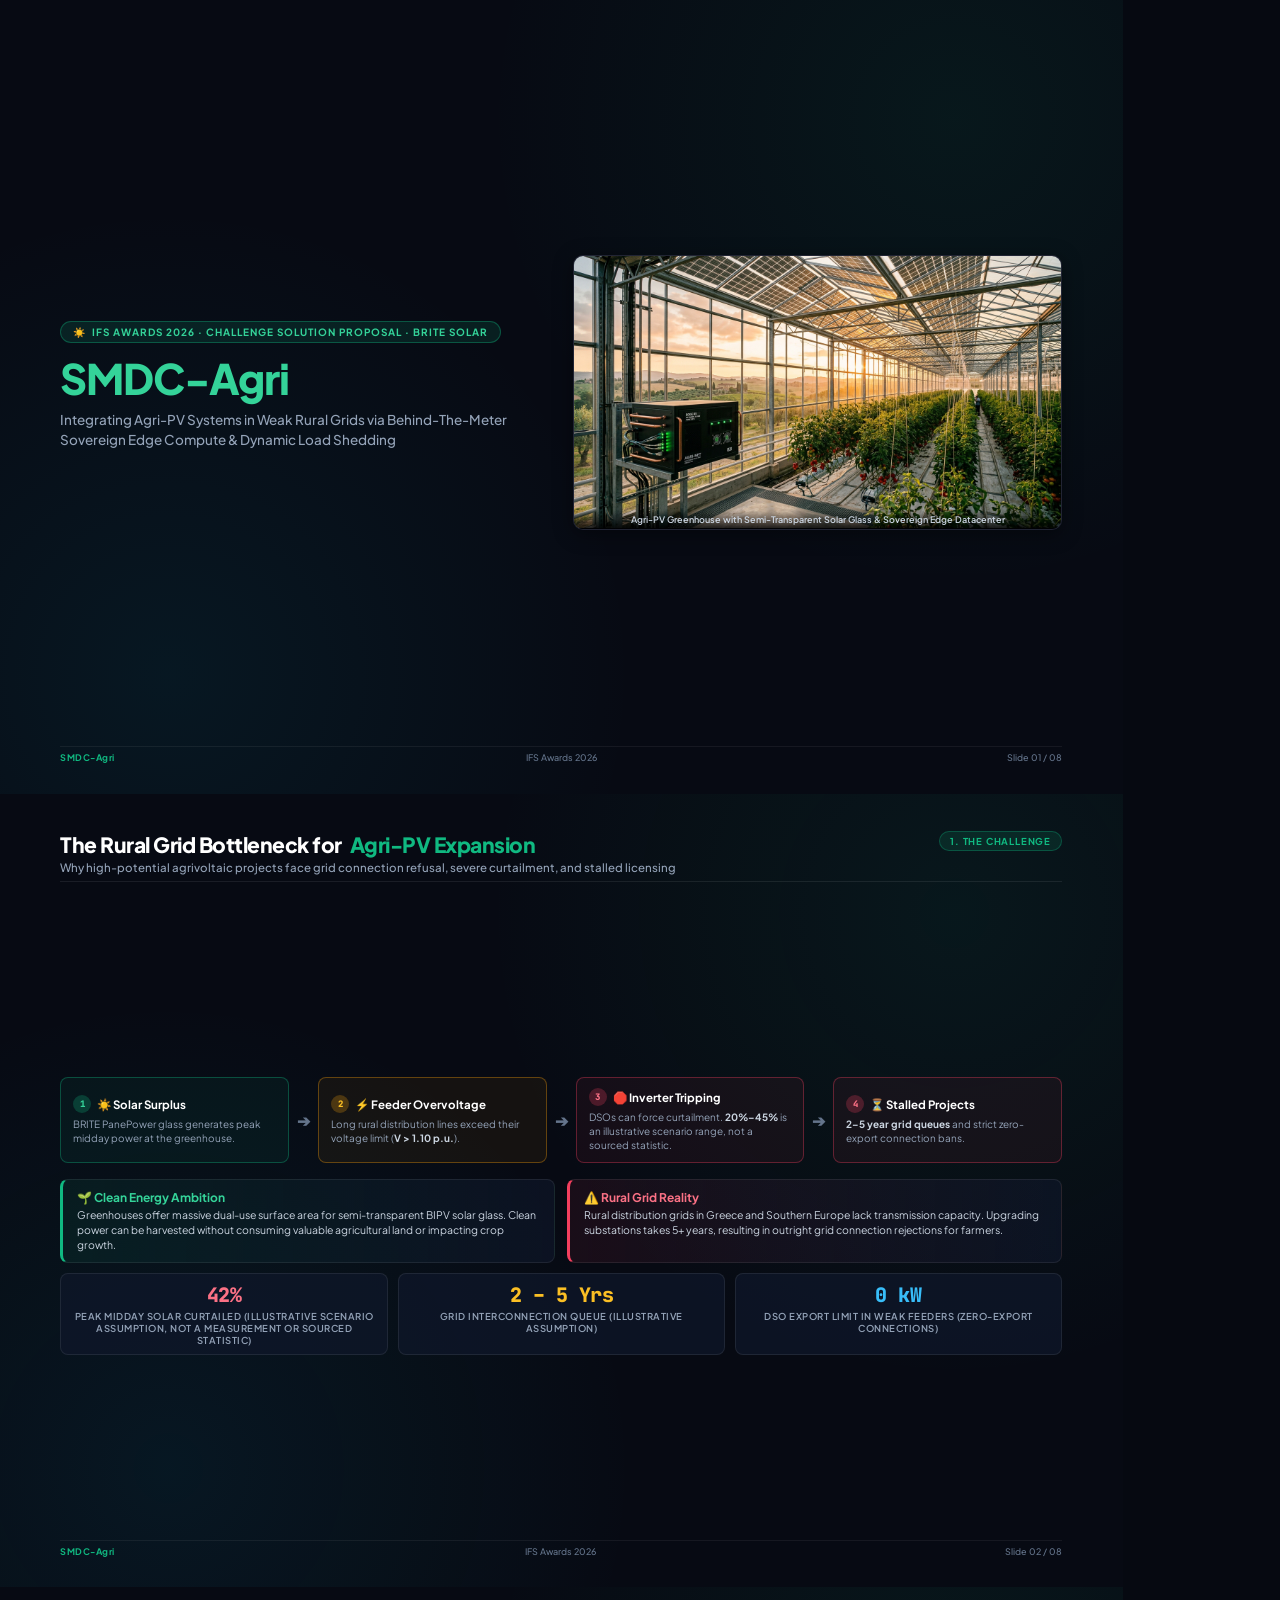
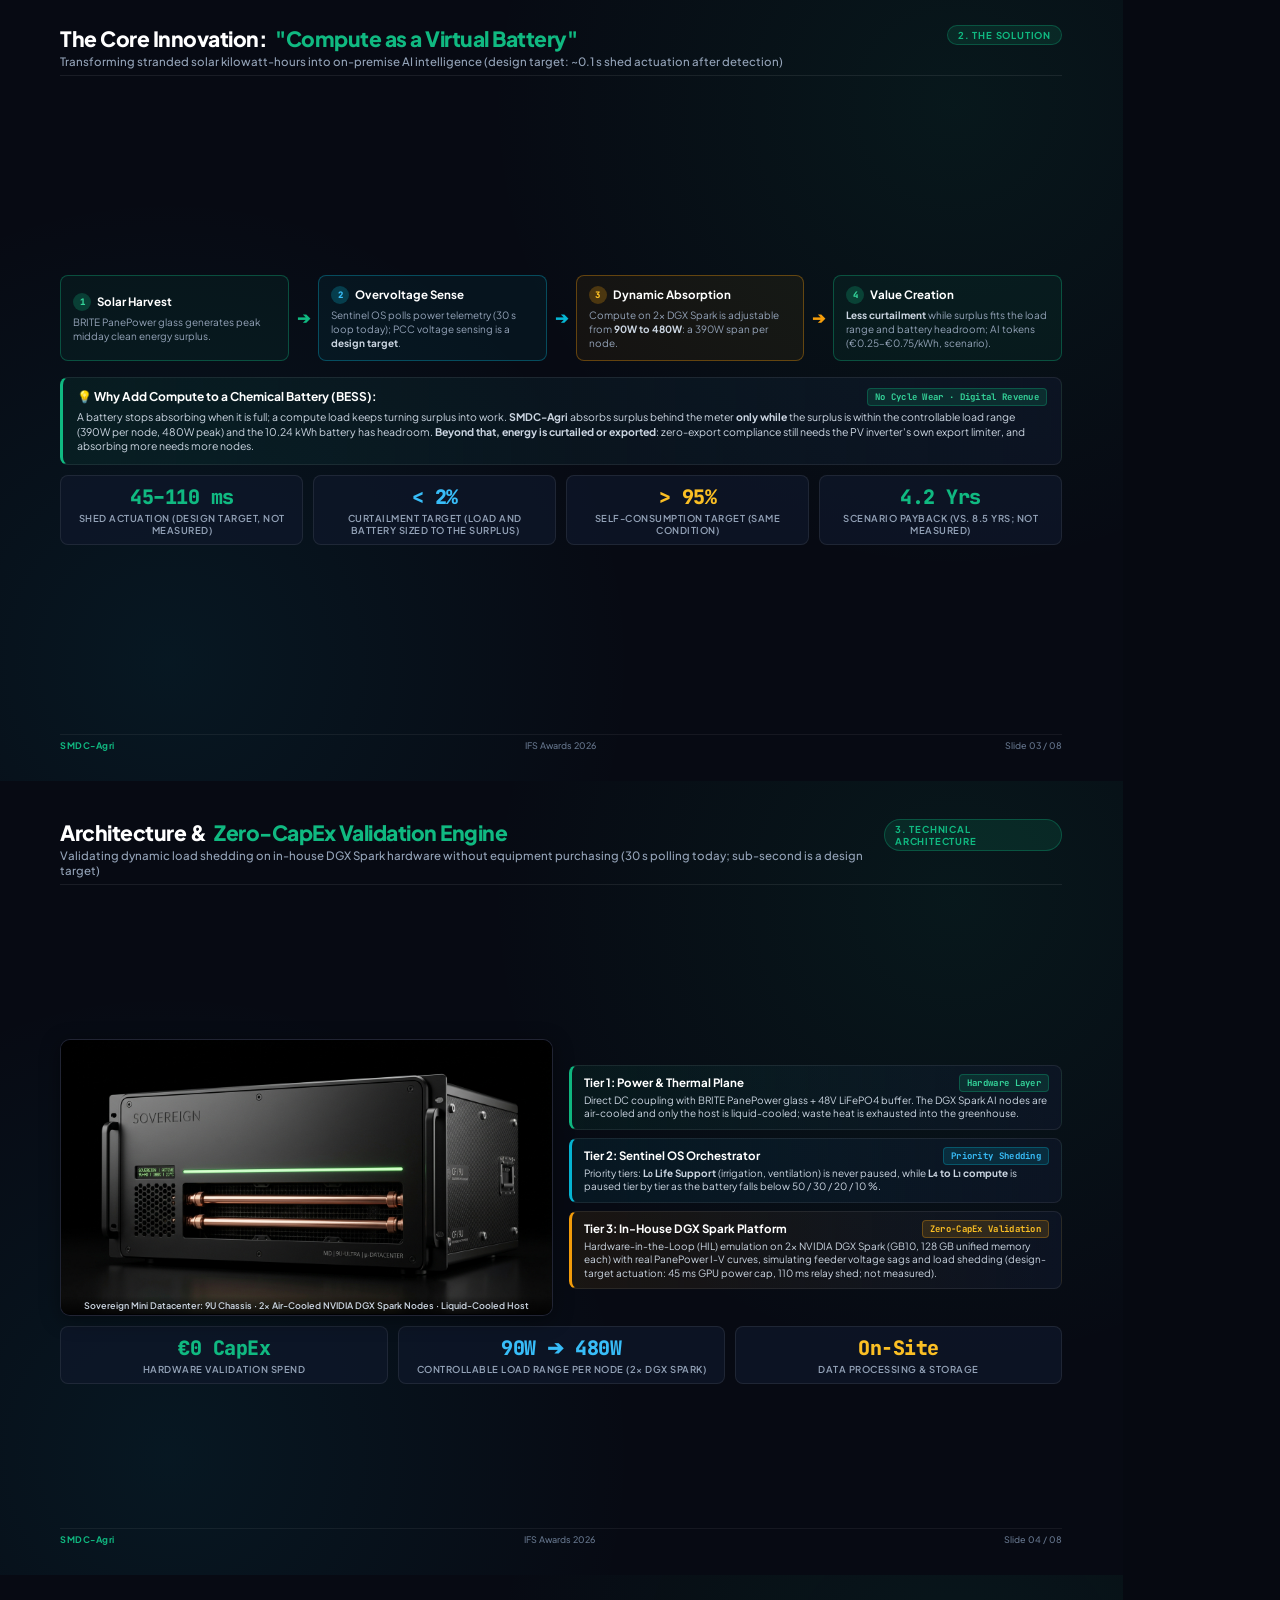
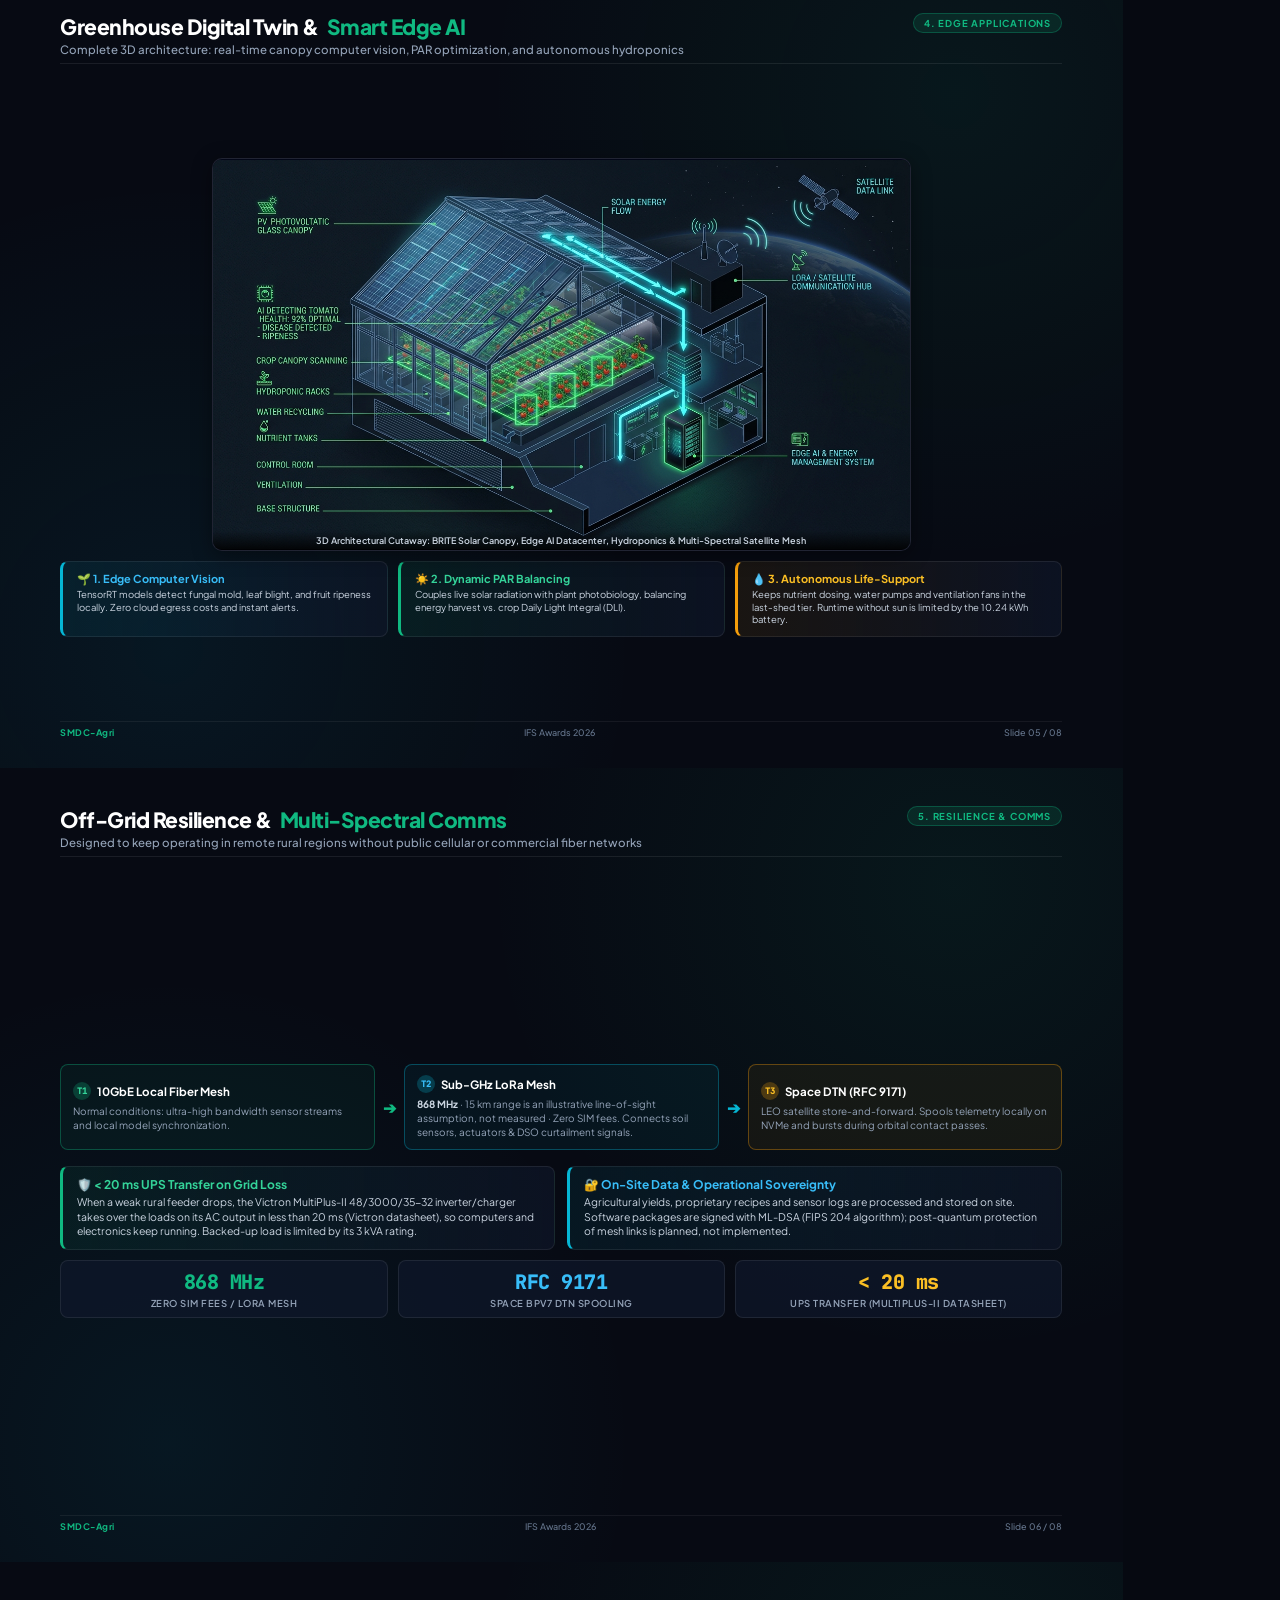
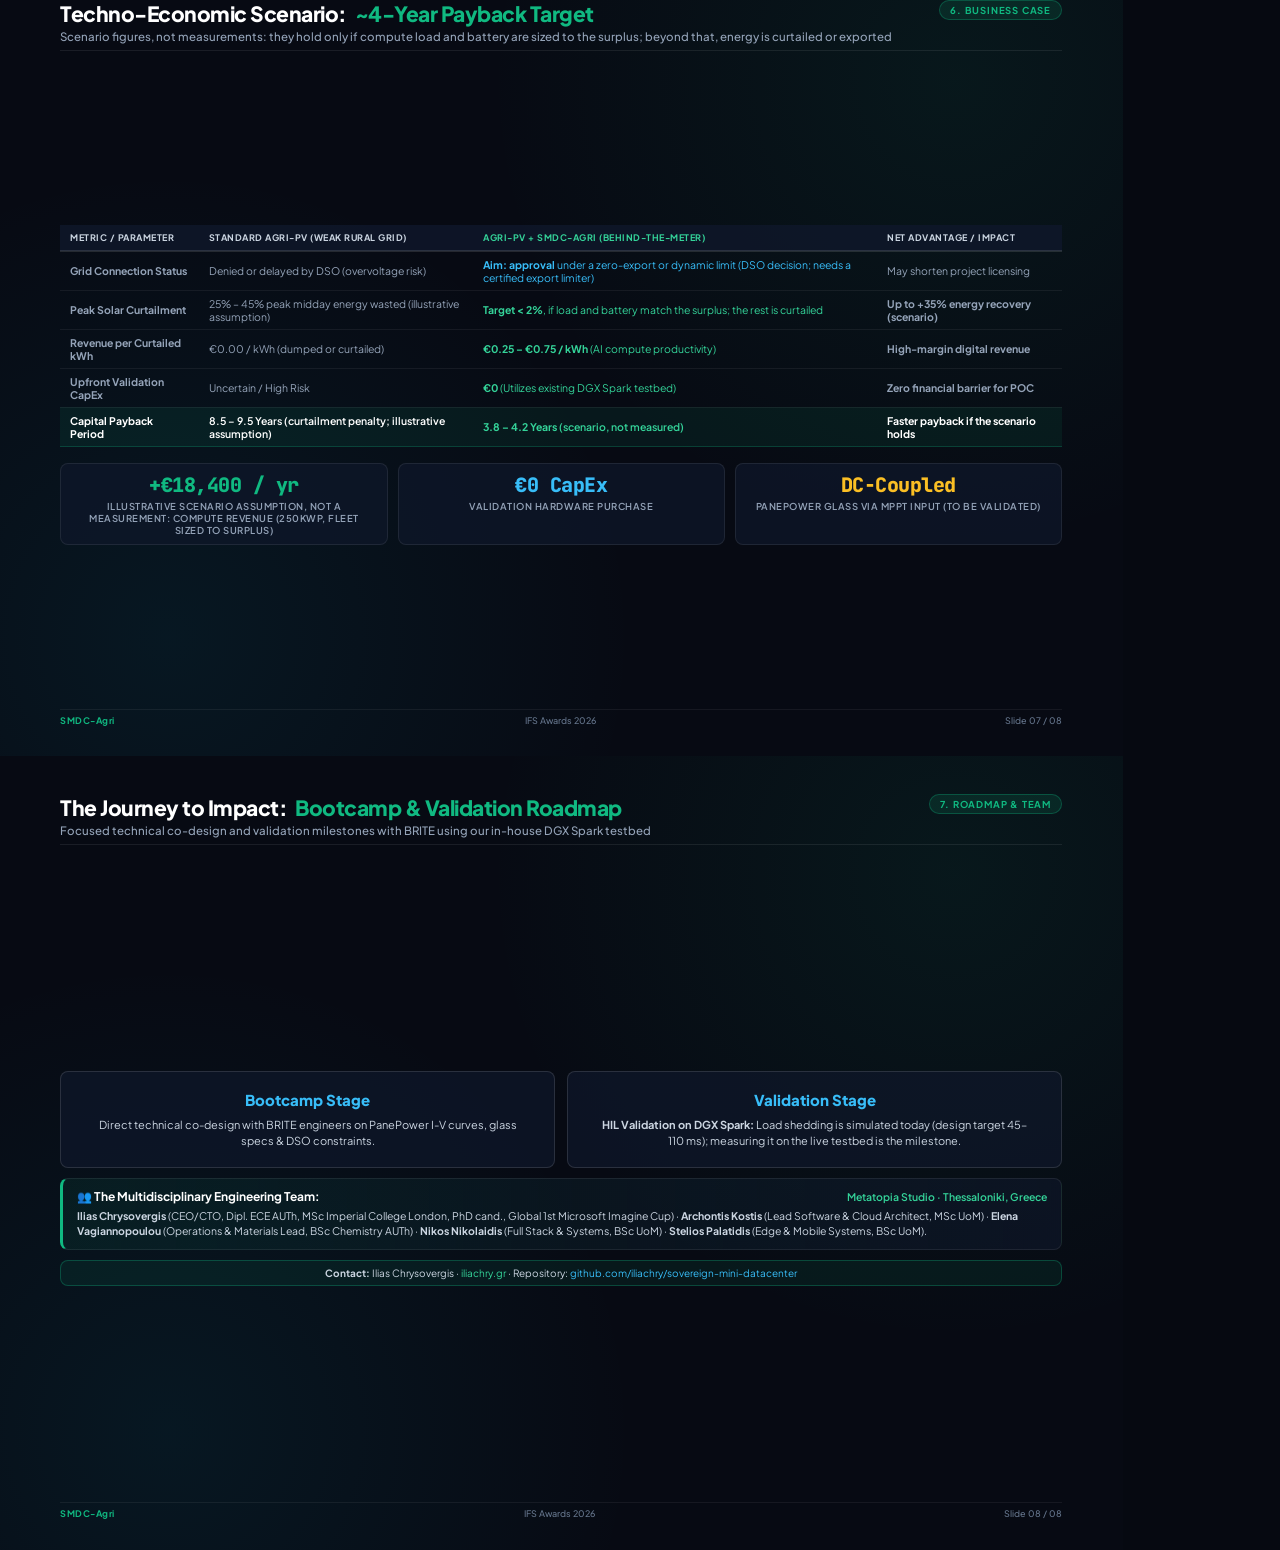
<file: case-studies/agri-pv/SMDC_Agri_Pitch_Deck.html>
<!DOCTYPE html>
<html lang="en">
<head>
<meta charset="UTF-8">
<title>SMDC-Agri - Pitch Deck (BRITE / IFS Awards 2026)</title>
<style>
  @import url('https://fonts.googleapis.com/css2?family=Plus+Jakarta+Sans:wght@400;500;600;700;800&family=JetBrains+Mono:wght@400;500;700&display=swap');

  * {
    box-sizing: border-box;
    margin: 0;
    padding: 0;
  }

  @page {
    size: 297mm 210mm; /* A4 Landscape */
    margin: 0;
  }

  html, body {
    width: 297mm;
    margin: 0;
    padding: 0;
    background-color: #060911;
    color: #e2e8f0;
    font-family: 'Plus Jakarta Sans', -apple-system, BlinkMacSystemFont, 'Segoe UI', Roboto, sans-serif;
    -webkit-print-color-adjust: exact;
    print-color-adjust: exact;
  }

  .slide {
    width: 297mm;
    height: 210mm;
    max-height: 210mm;
    position: relative;
    page-break-after: always;
    page-break-inside: avoid;
    padding: 10mm 16mm 8mm 16mm;
    overflow: hidden;
    background: radial-gradient(circle at 85% 15%, rgba(16, 185, 129, 0.08) 0%, transparent 40%),
                radial-gradient(circle at 15% 85%, rgba(6, 182, 212, 0.08) 0%, transparent 40%),
                #070a13;
    display: flex;
    flex-direction: column;
    justify-content: space-between;
  }

  .slide:last-child {
    page-break-after: avoid;
  }

  /* Slide Header */
  .slide-header {
    display: flex;
    justify-content: space-between;
    align-items: flex-start;
    border-bottom: 1px solid rgba(255, 255, 255, 0.08);
    padding-bottom: 6px;
    margin-bottom: 10px;
  }

  .slide-title-group h2 {
    font-size: 21px;
    font-weight: 800;
    letter-spacing: -0.5px;
    color: #ffffff;
    display: flex;
    align-items: center;
    gap: 8px;
  }

  .slide-title-group h2 span.accent {
    color: #10b981;
  }

  .slide-title-group p.subtitle {
    font-size: 11.5px;
    color: #94a3b8;
    margin-top: 2px;
    font-weight: 500;
  }

  .slide-badge {
    background: rgba(16, 185, 129, 0.12);
    border: 1px solid rgba(16, 185, 129, 0.3);
    color: #10b981;
    font-size: 9.5px;
    font-weight: 700;
    text-transform: uppercase;
    letter-spacing: 0.8px;
    padding: 3px 10px;
    border-radius: 9999px;
  }

  /* Slide Footer */
  .slide-footer {
    display: flex;
    justify-content: space-between;
    align-items: center;
    border-top: 1px solid rgba(255, 255, 255, 0.06);
    padding-top: 5px;
    font-size: 9px;
    color: #64748b;
    font-weight: 500;
  }

  .slide-footer span.logo-brand {
    font-weight: 700;
    color: #10b981;
    letter-spacing: 0.5px;
  }

  /* Slide Content Area */
  .slide-body {
    flex: 1;
    display: flex;
    flex-direction: column;
    justify-content: center;
    gap: 10px;
  }

  /* Visual Images & Strictly Uncropped Frames */
  .visual-frame {
    position: relative;
    border-radius: 10px;
    overflow: hidden;
    border: 1px solid rgba(255, 255, 255, 0.12);
    background: #020617;
    display: flex;
    align-items: center;
    justify-content: center;
    box-shadow: 0 4px 20px rgba(0, 0, 0, 0.4);
    aspect-ratio: 16 / 9;
    width: 100%;
  }

  .visual-frame img {
    width: 100%;
    height: 100%;
    object-fit: contain;
    display: block;
  }

  .visual-caption {
    position: absolute;
    bottom: 0;
    left: 0;
    right: 0;
    padding: 4px 8px;
    background: linear-gradient(180deg, transparent 0%, rgba(0, 0, 0, 0.85) 100%);
    font-size: 9px;
    color: #cbd5e1;
    font-weight: 600;
    text-align: center;
  }

  /* Diagram Flow Components */
  .flow-container {
    display: flex;
    align-items: stretch;
    gap: 8px;
    width: 100%;
  }

  .flow-step {
    flex: 1;
    background: rgba(15, 23, 42, 0.7);
    border: 1px solid rgba(255, 255, 255, 0.1);
    border-radius: 8px;
    padding: 10px 12px;
    display: flex;
    flex-direction: column;
    justify-content: center;
    position: relative;
  }

  .flow-step.step-red {
    border-color: rgba(244, 63, 94, 0.35);
    background: rgba(244, 63, 94, 0.06);
  }

  .flow-step.step-amber {
    border-color: rgba(245, 158, 11, 0.35);
    background: rgba(245, 158, 11, 0.06);
  }

  .flow-step.step-green {
    border-color: rgba(16, 185, 129, 0.35);
    background: rgba(16, 185, 129, 0.06);
  }

  .flow-step.step-cyan {
    border-color: rgba(6, 182, 212, 0.35);
    background: rgba(6, 182, 212, 0.06);
  }

  .flow-step-header {
    display: flex;
    align-items: center;
    gap: 6px;
    margin-bottom: 4px;
  }

  .flow-step-number {
    display: inline-flex;
    align-items: center;
    justify-content: center;
    width: 18px;
    height: 18px;
    border-radius: 50%;
    font-size: 9px;
    font-weight: 800;
    font-family: 'JetBrains Mono', monospace;
  }

  .step-green .flow-step-number { background: rgba(16, 185, 129, 0.25); color: #34d399; }
  .step-cyan .flow-step-number { background: rgba(6, 182, 212, 0.25); color: #38bdf8; }
  .step-amber .flow-step-number { background: rgba(245, 158, 11, 0.25); color: #fbbf24; }
  .step-red .flow-step-number { background: rgba(244, 63, 94, 0.25); color: #fb7185; }

  .flow-step-title {
    font-size: 11.5px;
    font-weight: 700;
    color: #ffffff;
  }

  .flow-step-desc {
    font-size: 10px;
    color: #94a3b8;
    line-height: 1.4;
  }

  .flow-step-desc strong {
    color: #cbd5e1;
  }

  .flow-arrow {
    display: flex;
    align-items: center;
    justify-content: center;
    color: #64748b;
    font-size: 16px;
    font-weight: 800;
    flex-shrink: 0;
  }

  /* Cards & Layout Grids */
  .card {
    background: rgba(15, 23, 42, 0.65);
    border: 1px solid rgba(255, 255, 255, 0.08);
    border-radius: 8px;
    padding: 10px 14px;
  }

  .card.highlight-green {
    border-left: 3px solid #10b981;
    background: linear-gradient(90deg, rgba(16, 185, 129, 0.08) 0%, rgba(15, 23, 42, 0.65) 100%);
  }

  .card.highlight-cyan {
    border-left: 3px solid #06b6d4;
    background: linear-gradient(90deg, rgba(6, 182, 212, 0.08) 0%, rgba(15, 23, 42, 0.65) 100%);
  }

  .card.highlight-amber {
    border-left: 3px solid #f59e0b;
    background: linear-gradient(90deg, rgba(245, 158, 11, 0.08) 0%, rgba(15, 23, 42, 0.65) 100%);
  }

  .card.highlight-red {
    border-left: 3px solid #f43f5e;
    background: linear-gradient(90deg, rgba(244, 63, 94, 0.08) 0%, rgba(15, 23, 42, 0.65) 100%);
  }

  .grid-2 {
    display: grid;
    grid-template-columns: 1fr 1fr;
    gap: 12px;
  }

  .grid-3 {
    display: grid;
    grid-template-columns: 1fr 1fr 1fr;
    gap: 10px;
  }

  .grid-4 {
    display: grid;
    grid-template-columns: repeat(4, 1fr);
    gap: 10px;
  }

  /* Stat Callout Boxes */
  .stat-box {
    background: rgba(15, 23, 42, 0.75);
    border: 1px solid rgba(255, 255, 255, 0.08);
    border-radius: 8px;
    padding: 8px 12px;
    text-align: center;
  }

  .stat-value {
    font-size: 20px;
    font-weight: 800;
    color: #10b981;
    font-family: 'JetBrains Mono', monospace;
    letter-spacing: -0.5px;
  }

  .stat-value.cyan { color: #38bdf8; }
  .stat-value.amber { color: #fbbf24; }
  .stat-value.red { color: #fb7185; }

  .stat-label {
    font-size: 9.5px;
    color: #94a3b8;
    margin-top: 2px;
    font-weight: 600;
    text-transform: uppercase;
    letter-spacing: 0.5px;
  }

  /* Tags & Badges */
  .tag {
    display: inline-block;
    padding: 2px 7px;
    border-radius: 4px;
    font-size: 9px;
    font-weight: 700;
    letter-spacing: 0.3px;
    font-family: 'JetBrains Mono', monospace;
  }

  .tag-green { background: rgba(16, 185, 129, 0.15); color: #34d399; border: 1px solid rgba(16, 185, 129, 0.3); }
  .tag-cyan { background: rgba(6, 182, 212, 0.15); color: #38bdf8; border: 1px solid rgba(6, 182, 212, 0.3); }
  .tag-amber { background: rgba(245, 158, 11, 0.15); color: #fbbf24; border: 1px solid rgba(245, 158, 11, 0.3); }

  /* Table Styling */
  .deck-table {
    width: 100%;
    border-collapse: collapse;
    font-size: 10.5px;
  }

  .deck-table th {
    background: rgba(15, 23, 42, 0.85);
    color: #cbd5e1;
    text-align: left;
    padding: 7px 10px;
    border-bottom: 2px solid rgba(255, 255, 255, 0.12);
    font-weight: 700;
    text-transform: uppercase;
    font-size: 9px;
    letter-spacing: 0.5px;
  }

  .deck-table td {
    padding: 6px 10px;
    border-bottom: 1px solid rgba(255, 255, 255, 0.06);
    color: #94a3b8;
  }

  .deck-table tr:hover td {
    background: rgba(255, 255, 255, 0.02);
  }

  .deck-table tr.highlight-row td {
    background: rgba(16, 185, 129, 0.08);
    color: #ffffff;
    font-weight: 600;
    border-top: 1px solid rgba(16, 185, 129, 0.3);
    border-bottom: 1px solid rgba(16, 185, 129, 0.3);
  }

  /* Cover Specifics */
  .cover-grid {
    display: grid;
    grid-template-columns: 1fr 1fr;
    gap: 24px;
    align-items: center;
    flex: 1;
  }

  .cover-badge {
    display: inline-flex;
    align-items: center;
    gap: 6px;
    background: rgba(16, 185, 129, 0.12);
    border: 1px solid rgba(16, 185, 129, 0.35);
    color: #34d399;
    font-size: 10px;
    font-weight: 700;
    text-transform: uppercase;
    letter-spacing: 1px;
    padding: 4px 12px;
    border-radius: 9999px;
    margin-bottom: 12px;
  }

  .cover-title {
    font-size: 42px;
    font-weight: 800;
    color: #ffffff;
    letter-spacing: -1.2px;
    line-height: 1.08;
    margin-bottom: 10px;
  }

  .cover-title span.glow {
    color: #34d399;
  }

  .cover-subtitle {
    font-size: 13.5px;
    color: #94a3b8;
    line-height: 1.45;
    font-weight: 500;
    margin-bottom: 16px;
  }

  .cover-meta-grid {
    display: grid;
    grid-template-columns: 1fr 1fr;
    gap: 6px 12px;
    font-size: 10.5px;
    color: #64748b;
    border-top: 1px solid rgba(255, 255, 255, 0.08);
    padding-top: 12px;
  }

  .cover-meta-grid div strong {
    color: #cbd5e1;
  }
</style>
</head>
<body>

<!-- ==================== SLIDE 1: COVER ==================== -->
<div class="slide">
  <div class="cover-grid">
    <div>
      <div class="cover-badge">
        <span>☀️</span> IFS Awards 2026 · Challenge Solution Proposal · BRITE Solar
      </div>
      <h1 class="cover-title">
        <span class="glow">SMDC-Agri</span>
      </h1>
      <p class="cover-subtitle">
        Integrating Agri-PV Systems in Weak Rural Grids via Behind-The-Meter Sovereign Edge Compute &amp; Dynamic Load Shedding
      </p>
    </div>

    <div>
      <div class="visual-frame">
        <img src="figures/agripv_greenhouse.jpg" alt="Agri-PV Greenhouse with Sovereign Mini Datacenter">
        <div class="visual-caption">
          Agri-PV Greenhouse with Semi-Transparent Solar Glass &amp; Sovereign Edge Datacenter
        </div>
      </div>
    </div>
  </div>

  <div class="slide-footer">
    <span class="logo-brand">SMDC-Agri</span>
    <span>IFS Awards 2026</span>
    <span>Slide 01 / 08</span>
  </div>
</div>

<!-- ==================== SLIDE 2: THE PROBLEM ==================== -->
<div class="slide">
  <div class="slide-header">
    <div class="slide-title-group">
      <h2>The Rural Grid Bottleneck for <span class="accent">Agri-PV Expansion</span></h2>
      <p class="subtitle">Why high-potential agrivoltaic projects face grid connection refusal, severe curtailment, and stalled licensing</p>
    </div>
    <div class="slide-badge">1. The Challenge</div>
  </div>

  <div class="slide-body">
    <!-- Visual Grid Failure Flowchart -->
    <div class="flow-container" style="margin-bottom: 6px;">
      <div class="flow-step step-green">
        <div class="flow-step-header">
          <span class="flow-step-number">1</span>
          <span class="flow-step-title">☀️ Solar Surplus</span>
        </div>
        <div class="flow-step-desc">
          BRITE PanePower glass generates peak midday power at the greenhouse.
        </div>
      </div>

      <div class="flow-arrow">➔</div>

      <div class="flow-step step-amber">
        <div class="flow-step-header">
          <span class="flow-step-number">2</span>
          <span class="flow-step-title">⚡ Feeder Overvoltage</span>
        </div>
        <div class="flow-step-desc">
          Long rural distribution lines exceed their voltage limit (<strong>V &gt; 1.10 p.u.</strong>).
        </div>
      </div>

      <div class="flow-arrow">➔</div>

      <div class="flow-step step-red">
        <div class="flow-step-header">
          <span class="flow-step-number">3</span>
          <span class="flow-step-title">🛑 Inverter Tripping</span>
        </div>
        <div class="flow-step-desc">
          DSOs can force curtailment. <strong>20%–45%</strong> is an illustrative scenario range, not a sourced statistic.
        </div>
      </div>

      <div class="flow-arrow">➔</div>

      <div class="flow-step step-red">
        <div class="flow-step-header">
          <span class="flow-step-number">4</span>
          <span class="flow-step-title">⏳ Stalled Projects</span>
        </div>
        <div class="flow-step-desc">
          <strong>2–5 year grid queues</strong> and strict zero-export connection bans.
        </div>
      </div>
    </div>

    <!-- The Agri-PV Paradox: Visual Contrast -->
    <div class="grid-2">
      <div class="card highlight-green">
        <h3 style="font-size: 12px; margin-bottom: 3px; color: #34d399;">🌱 Clean Energy Ambition</h3>
        <p style="font-size: 10.5px; line-height: 1.4; color: #cbd5e1;">
          Greenhouses offer massive dual-use surface area for semi-transparent BIPV solar glass. Clean power can be harvested without consuming valuable agricultural land or impacting crop growth.
        </p>
      </div>

      <div class="card highlight-red">
        <h3 style="font-size: 12px; margin-bottom: 3px; color: #fb7185;">⚠️ Rural Grid Reality</h3>
        <p style="font-size: 10.5px; line-height: 1.4; color: #cbd5e1;">
          Rural distribution grids in Greece and Southern Europe lack transmission capacity. Upgrading substations takes 5+ years, resulting in outright grid connection rejections for farmers.
        </p>
      </div>
    </div>

    <!-- 3 Core Bottleneck Metrics -->
    <div class="grid-3">
      <div class="stat-box">
        <div class="stat-value red">42%</div>
        <div class="stat-label">Peak Midday Solar Curtailed (illustrative scenario assumption, not a measurement or sourced statistic)</div>
      </div>
      <div class="stat-box">
        <div class="stat-value amber">2 – 5 Yrs</div>
        <div class="stat-label">Grid Interconnection Queue (illustrative assumption)</div>
      </div>
      <div class="stat-box">
        <div class="stat-value cyan">0 kW</div>
        <div class="stat-label">DSO Export Limit in Weak Feeders (zero-export connections)</div>
      </div>
    </div>
  </div>

  <div class="slide-footer">
    <span class="logo-brand">SMDC-Agri</span>
    <span>IFS Awards 2026</span>
    <span>Slide 02 / 08</span>
  </div>
</div>

<!-- ==================== SLIDE 3: THE SOLUTION ==================== -->
<div class="slide">
  <div class="slide-header">
    <div class="slide-title-group">
      <h2>The Core Innovation: <span class="accent">"Compute as a Virtual Battery"</span></h2>
      <p class="subtitle">Transforming stranded solar kilowatt-hours into on-premise AI intelligence (design target: ~0.1 s shed actuation after detection)</p>
    </div>
    <div class="slide-badge">2. The Solution</div>
  </div>

  <div class="slide-body">
    <!-- 4-Stage Horizontal Energy-to-Compute Pipeline Diagram -->
    <div class="flow-container" style="margin-bottom: 6px;">
      <div class="flow-step step-green">
        <div class="flow-step-header">
          <span class="flow-step-number">1</span>
          <span class="flow-step-title">Solar Harvest</span>
        </div>
        <div class="flow-step-desc">
          BRITE PanePower glass generates peak midday clean energy surplus.
        </div>
      </div>

      <div class="flow-arrow" style="color: #10b981;">➔</div>

      <div class="flow-step step-cyan">
        <div class="flow-step-header">
          <span class="flow-step-number">2</span>
          <span class="flow-step-title">Overvoltage Sense</span>
        </div>
        <div class="flow-step-desc">
          Sentinel OS polls power telemetry (30 s loop today); PCC voltage sensing is a <strong>design target</strong>.
        </div>
      </div>

      <div class="flow-arrow" style="color: #06b6d4;">➔</div>

      <div class="flow-step step-amber">
        <div class="flow-step-header">
          <span class="flow-step-number">3</span>
          <span class="flow-step-title">Dynamic Absorption</span>
        </div>
        <div class="flow-step-desc">
          Compute on 2× DGX Spark is adjustable from <strong>90W to 480W</strong>: a 390W span per node.
        </div>
      </div>

      <div class="flow-arrow" style="color: #f59e0b;">➔</div>

      <div class="flow-step step-green">
        <div class="flow-step-header">
          <span class="flow-step-number">4</span>
          <span class="flow-step-title">Value Creation</span>
        </div>
        <div class="flow-step-desc">
          <strong>Less curtailment</strong> while surplus fits the load range and battery headroom; AI tokens (€0.25–€0.75/kWh, scenario).
        </div>
      </div>
    </div>

    <!-- Virtual Battery Value Comparison -->
    <div class="card highlight-green">
      <div style="display: flex; justify-content: space-between; align-items: center;">
        <span style="font-size: 12px; font-weight: 700; color: #ffffff;">💡 Why Add Compute to a Chemical Battery (BESS):</span>
        <span class="tag tag-green">No Cycle Wear · Digital Revenue</span>
      </div>
      <p style="font-size: 10.5px; line-height: 1.4; color: #cbd5e1; margin-top: 4px;">
        A battery stops absorbing when it is full; a compute load keeps turning surplus into work. <strong>SMDC-Agri</strong> absorbs surplus behind the meter <strong>only while</strong> the surplus is within the controllable load range (390W per node, 480W peak) and the 10.24 kWh battery has headroom. <strong>Beyond that, energy is curtailed or exported</strong>: zero-export compliance still needs the PV inverter's own export limiter, and absorbing more needs more nodes.
      </p>
    </div>

    <!-- 4 KPI Metrics -->
    <div class="grid-4">
      <div class="stat-box">
        <div class="stat-value">45–110 ms</div>
        <div class="stat-label">Shed Actuation (design target, not measured)</div>
      </div>
      <div class="stat-box">
        <div class="stat-value cyan">&lt; 2%</div>
        <div class="stat-label">Curtailment Target (load and battery sized to the surplus)</div>
      </div>
      <div class="stat-box">
        <div class="stat-value amber">&gt; 95%</div>
        <div class="stat-label">Self-Consumption Target (same condition)</div>
      </div>
      <div class="stat-box">
        <div class="stat-value green">4.2 Yrs</div>
        <div class="stat-label">Scenario Payback (vs. 8.5 Yrs; not measured)</div>
      </div>
    </div>
  </div>

  <div class="slide-footer">
    <span class="logo-brand">SMDC-Agri</span>
    <span>IFS Awards 2026</span>
    <span>Slide 03 / 08</span>
  </div>
</div>

<!-- ==================== SLIDE 4: ARCHITECTURE & DGX SPARK ==================== -->
<div class="slide">
  <div class="slide-header">
    <div class="slide-title-group">
      <h2>Architecture &amp; <span class="accent">Zero-CapEx Validation Engine</span></h2>
      <p class="subtitle">Validating dynamic load shedding on in-house DGX Spark hardware without equipment purchasing (30 s polling today; sub-second is a design target)</p>
    </div>
    <div class="slide-badge">3. Technical Architecture</div>
  </div>

  <div class="slide-body">
    <div class="grid-2" style="align-items: center; gap: 16px;">
      <!-- Left: Strictly Uncropped 16:9 Hardware Render -->
      <div class="visual-frame">
        <img src="figures/smdc_hardware_render.jpg" alt="Sovereign Mini Datacenter 9U Enclosure">
        <div class="visual-caption">
          Sovereign Mini Datacenter: 9U Chassis · 2× Air-Cooled NVIDIA DGX Spark Nodes · Liquid-Cooled Host
        </div>
      </div>

      <!-- Right: 3-Tier Architecture Diagram -->
      <div style="display: flex; flex-direction: column; gap: 8px;">
        <div class="card highlight-green" style="padding: 8px 12px;">
          <div style="display: flex; justify-content: space-between; align-items: center; margin-bottom: 2px;">
            <span style="font-size: 11.5px; font-weight: 700; color: #ffffff;">Tier 1: Power &amp; Thermal Plane</span>
            <span class="tag tag-green">Hardware Layer</span>
          </div>
          <p style="font-size: 10px; color: #cbd5e1; line-height: 1.35;">
            Direct DC coupling with BRITE PanePower glass + 48V LiFePO4 buffer. The DGX Spark AI nodes are air-cooled and only the host is liquid-cooled; waste heat is exhausted into the greenhouse.
          </p>
        </div>

        <div class="card highlight-cyan" style="padding: 8px 12px;">
          <div style="display: flex; justify-content: space-between; align-items: center; margin-bottom: 2px;">
            <span style="font-size: 11.5px; font-weight: 700; color: #ffffff;">Tier 2: Sentinel OS Orchestrator</span>
            <span class="tag tag-cyan">Priority Shedding</span>
          </div>
          <p style="font-size: 10px; color: #cbd5e1; line-height: 1.35;">
            Priority tiers: <strong>L₀ Life Support</strong> (irrigation, ventilation) is never paused, while <strong>L₄ to L₁ compute</strong> is paused tier by tier as the battery falls below 50 / 30 / 20 / 10 %.
          </p>
        </div>

        <div class="card highlight-amber" style="padding: 8px 12px;">
          <div style="display: flex; justify-content: space-between; align-items: center; margin-bottom: 2px;">
            <span style="font-size: 11.5px; font-weight: 700; color: #ffffff;">Tier 3: In-House DGX Spark Platform</span>
            <span class="tag tag-amber">Zero-CapEx Validation</span>
          </div>
          <p style="font-size: 10px; color: #cbd5e1; line-height: 1.35;">
            Hardware-in-the-Loop (HIL) emulation on 2× NVIDIA DGX Spark (GB10, 128 GB unified memory each) with real PanePower I-V curves, simulating feeder voltage sags and load shedding (design-target actuation: 45 ms GPU power cap, 110 ms relay shed; not measured).
          </p>
        </div>
      </div>
    </div>

    <!-- Bottom Validation Highlights -->
    <div class="grid-3">
      <div class="stat-box">
        <div class="stat-value green">€0 CapEx</div>
        <div class="stat-label">Hardware Validation Spend</div>
      </div>
      <div class="stat-box">
        <div class="stat-value cyan">90W ➔ 480W</div>
        <div class="stat-label">Controllable Load Range per Node (2× DGX Spark)</div>
      </div>
      <div class="stat-box">
        <div class="stat-value amber">On-Site</div>
        <div class="stat-label">Data Processing &amp; Storage</div>
      </div>
    </div>
  </div>

  <div class="slide-footer">
    <span class="logo-brand">SMDC-Agri</span>
    <span>IFS Awards 2026</span>
    <span>Slide 04 / 08</span>
  </div>
</div>

<!-- ==================== SLIDE 5: AGRI-TECH WORKLOADS ==================== -->
<div class="slide">
  <div class="slide-header">
    <div class="slide-title-group">
      <h2>Greenhouse Digital Twin &amp; <span class="accent">Smart Edge AI</span></h2>
      <p class="subtitle">Complete 3D architecture: real-time canopy computer vision, PAR optimization, and autonomous hydroponics</p>
    </div>
    <div class="slide-badge">4. Edge Applications</div>
  </div>

  <div class="slide-body" style="align-items: center;">
    <!-- Full 16:9 Strictly Uncropped Architectural Diagram -->
    <div class="visual-frame" style="max-width: 185mm;">
      <img src="figures/agripv_architecture_diagram.jpg" alt="3D Greenhouse Digital Twin Architecture">
      <div class="visual-caption">
        3D Architectural Cutaway: BRITE Solar Canopy, Edge AI Datacenter, Hydroponics &amp; Multi-Spectral Satellite Mesh
      </div>
    </div>

    <!-- 3 High-Impact Edge AI Workload Cards -->
    <div class="grid-3" style="width: 100%;">
      <div class="card highlight-cyan">
        <h3 style="font-size: 11px; color: #38bdf8; margin-bottom: 2px;">🌱 1. Edge Computer Vision</h3>
        <p style="font-size: 9.5px; color: #cbd5e1; line-height: 1.35;">
          TensorRT models detect fungal mold, leaf blight, and fruit ripeness locally. Zero cloud egress costs and instant alerts.
        </p>
      </div>

      <div class="card highlight-green">
        <h3 style="font-size: 11px; color: #34d399; margin-bottom: 2px;">☀️ 2. Dynamic PAR Balancing</h3>
        <p style="font-size: 9.5px; color: #cbd5e1; line-height: 1.35;">
          Couples live solar radiation with plant photobiology, balancing energy harvest vs. crop Daily Light Integral (DLI).
        </p>
      </div>

      <div class="card highlight-amber">
        <h3 style="font-size: 11px; color: #fbbf24; margin-bottom: 2px;">💧 3. Autonomous Life-Support</h3>
        <p style="font-size: 9.5px; color: #cbd5e1; line-height: 1.35;">
          Keeps nutrient dosing, water pumps and ventilation fans in the last-shed tier. Runtime without sun is limited by the 10.24 kWh battery.
        </p>
      </div>
    </div>
  </div>

  <div class="slide-footer">
    <span class="logo-brand">SMDC-Agri</span>
    <span>IFS Awards 2026</span>
    <span>Slide 05 / 08</span>
  </div>
</div>

<!-- ==================== SLIDE 6: OFF-GRID COMMS & RESILIENCE ==================== -->
<div class="slide">
  <div class="slide-header">
    <div class="slide-title-group">
      <h2>Off-Grid Resilience &amp; <span class="accent">Multi-Spectral Comms</span></h2>
      <p class="subtitle">Designed to keep operating in remote rural regions without public cellular or commercial fiber networks</p>
    </div>
    <div class="slide-badge">5. Resilience &amp; Comms</div>
  </div>

  <div class="slide-body">
    <!-- 3-Tier Network Failover Schematic -->
    <div class="flow-container" style="margin-bottom: 6px;">
      <div class="flow-step step-green">
        <div class="flow-step-header">
          <span class="flow-step-number">T1</span>
          <span class="flow-step-title">10GbE Local Fiber Mesh</span>
        </div>
        <div class="flow-step-desc">
          Normal conditions: ultra-high bandwidth sensor streams and local model synchronization.
        </div>
      </div>

      <div class="flow-arrow" style="color: #10b981;">➔</div>

      <div class="flow-step step-cyan">
        <div class="flow-step-header">
          <span class="flow-step-number">T2</span>
          <span class="flow-step-title">Sub-GHz LoRa Mesh</span>
        </div>
        <div class="flow-step-desc">
          <strong>868 MHz</strong> · 15 km range is an illustrative line-of-sight assumption, not measured · Zero SIM fees. Connects soil sensors, actuators &amp; DSO curtailment signals.
        </div>
      </div>

      <div class="flow-arrow" style="color: #06b6d4;">➔</div>

      <div class="flow-step step-amber">
        <div class="flow-step-header">
          <span class="flow-step-number">T3</span>
          <span class="flow-step-title">Space DTN (RFC 9171)</span>
        </div>
        <div class="flow-step-desc">
          LEO satellite store-and-forward. Spools telemetry locally on NVMe and bursts during orbital contact passes.
        </div>
      </div>
    </div>

    <!-- UPS transfer highlight (MultiPlus-II datasheet: https://www.victronenergy.com/upload/documents/Datasheet-MultiPlus-II-inverter-charger-EN.pdf) -->
    <div class="grid-2">
      <div class="card highlight-green">
        <h3 style="font-size: 12px; color: #34d399; margin-bottom: 3px;">🛡️ &lt; 20 ms UPS Transfer on Grid Loss</h3>
        <p style="font-size: 10.5px; color: #cbd5e1; line-height: 1.4;">
          When a weak rural feeder drops, the Victron MultiPlus-II 48/3000/35-32 inverter/charger takes over the loads on its AC output in less than 20 ms (Victron datasheet), so computers and electronics keep running. Backed-up load is limited by its 3 kVA rating.
        </p>
      </div>

      <div class="card highlight-cyan">
        <h3 style="font-size: 12px; color: #38bdf8; margin-bottom: 3px;">🔐 On-Site Data &amp; Operational Sovereignty</h3>
        <p style="font-size: 10.5px; color: #cbd5e1; line-height: 1.4;">
          Agricultural yields, proprietary recipes and sensor logs are processed and stored on site. Software packages are signed with ML-DSA (FIPS 204 algorithm); post-quantum protection of mesh links is planned, not implemented.
        </p>
      </div>
    </div>

    <!-- Comms Spec Badges -->
    <div class="grid-3">
      <div class="stat-box">
        <div class="stat-value green">868 MHz</div>
        <div class="stat-label">Zero SIM Fees / LoRa Mesh</div>
      </div>
      <div class="stat-box">
        <div class="stat-value cyan">RFC 9171</div>
        <div class="stat-label">Space BPv7 DTN Spooling</div>
      </div>
      <div class="stat-box">
        <div class="stat-value amber">&lt; 20 ms</div>
        <div class="stat-label">UPS Transfer (MultiPlus-II datasheet)</div>
      </div>
    </div>
  </div>

  <div class="slide-footer">
    <span class="logo-brand">SMDC-Agri</span>
    <span>IFS Awards 2026</span>
    <span>Slide 06 / 08</span>
  </div>
</div>

<!-- ==================== SLIDE 7: TECHNO-ECONOMICS ==================== -->
<div class="slide">
  <div class="slide-header">
    <div class="slide-title-group">
      <h2>Techno-Economic Scenario: <span class="accent">~4-Year Payback Target</span></h2>
      <p class="subtitle">Scenario figures, not measurements: they hold only if compute load and battery are sized to the surplus; beyond that, energy is curtailed or exported</p>
    </div>
    <div class="slide-badge">6. Business Case</div>
  </div>

  <div class="slide-body">
    <table class="deck-table" style="margin-bottom: 6px;">
      <thead>
        <tr>
          <th>Metric / Parameter</th>
          <th>Standard Agri-PV (Weak Rural Grid)</th>
          <th style="color: #34d399;">Agri-PV + SMDC-Agri (Behind-the-Meter)</th>
          <th>Net Advantage / Impact</th>
        </tr>
      </thead>
      <tbody>
        <tr>
          <td><strong>Grid Connection Status</strong></td>
          <td>Denied or delayed by DSO (overvoltage risk)</td>
          <td style="color: #38bdf8;"><strong>Aim: approval</strong> under a zero-export or dynamic limit (DSO decision; needs a certified export limiter)</td>
          <td>May shorten project licensing</td>
        </tr>
        <tr>
          <td><strong>Peak Solar Curtailment</strong></td>
          <td>25% – 45% peak midday energy wasted (illustrative assumption)</td>
          <td style="color: #34d399;"><strong>Target &lt; 2%</strong>, if load and battery match the surplus; the rest is curtailed</td>
          <td><strong>Up to +35% energy recovery (scenario)</strong></td>
        </tr>
        <tr>
          <td><strong>Revenue per Curtailed kWh</strong></td>
          <td>€0.00 / kWh (dumped or curtailed)</td>
          <td style="color: #34d399;"><strong>€0.25 – €0.75 / kWh</strong> (AI compute productivity)</td>
          <td><strong>High-margin digital revenue</strong></td>
        </tr>
        <tr>
          <td><strong>Upfront Validation CapEx</strong></td>
          <td>Uncertain / High Risk</td>
          <td style="color: #34d399;"><strong>€0</strong> (Utilizes existing DGX Spark testbed)</td>
          <td><strong>Zero financial barrier for POC</strong></td>
        </tr>
        <tr class="highlight-row">
          <td><strong>Capital Payback Period</strong></td>
          <td>8.5 – 9.5 Years (curtailment penalty; illustrative assumption)</td>
          <td style="color: #34d399;"><strong>3.8 – 4.2 Years</strong> (scenario, not measured)</td>
          <td><strong>Faster payback if the scenario holds</strong></td>
        </tr>
      </tbody>
    </table>

    <div class="grid-3">
      <div class="stat-box">
        <div class="stat-value green">+€18,400 / yr</div>
        <div class="stat-label">Illustrative scenario assumption, not a measurement: compute revenue (250kWp, fleet sized to surplus)</div>
      </div>
      <div class="stat-box">
        <div class="stat-value cyan">€0 CapEx</div>
        <div class="stat-label">Validation Hardware Purchase</div>
      </div>
      <div class="stat-box">
        <div class="stat-value amber">DC-Coupled</div>
        <div class="stat-label">PanePower Glass via MPPT Input (to be validated)</div>
      </div>
    </div>
  </div>

  <div class="slide-footer">
    <span class="logo-brand">SMDC-Agri</span>
    <span>IFS Awards 2026</span>
    <span>Slide 07 / 08</span>
  </div>
</div>

<!-- ==================== SLIDE 8: THE ROADMAP & TEAM ==================== -->
<div class="slide">
  <div class="slide-header">
    <div class="slide-title-group">
      <h2>The Journey to Impact: <span class="accent">Bootcamp &amp; Validation Roadmap</span></h2>
      <p class="subtitle">Focused technical co-design and validation milestones with BRITE using our in-house DGX Spark testbed</p>
    </div>
    <div class="slide-badge">7. Roadmap &amp; Team</div>
  </div>

  <div class="slide-body">
    <!-- Horizontal Milestone Flow -->
    <div class="grid-2" style="gap: 12px;">
      <div class="card" style="border: 1.5px solid rgba(255, 255, 255, 0.12); padding: 18px 16px; text-align: center; background: rgba(15, 23, 42, 0.75);">
        <div style="font-size: 15px; font-weight: 800; color: #38bdf8; margin-bottom: 8px;">
          Bootcamp Stage
        </div>
        <p style="font-size: 11px; line-height: 1.45; color: #cbd5e1; max-width: 95%; margin: 0 auto;">
          Direct technical co-design with BRITE engineers on PanePower I-V curves, glass specs &amp; DSO constraints.
        </p>
      </div>

      <div class="card" style="border: 1.5px solid rgba(255, 255, 255, 0.12); padding: 18px 16px; text-align: center; background: rgba(15, 23, 42, 0.75);">
        <div style="font-size: 15px; font-weight: 800; color: #38bdf8; margin-bottom: 8px;">
          Validation Stage
        </div>
        <p style="font-size: 11px; line-height: 1.45; color: #cbd5e1; max-width: 95%; margin: 0 auto;">
          <strong>HIL Validation on DGX Spark:</strong> Load shedding is simulated today (design target 45–110 ms); measuring it on the live testbed is the milestone.
        </p>
      </div>
    </div>

    <!-- Multidisciplinary Team Grid -->
    <div class="card highlight-green" style="padding: 10px 14px;">
      <div style="display: flex; justify-content: space-between; align-items: center; margin-bottom: 4px;">
        <span style="font-size: 12px; font-weight: 700; color: #ffffff;">👥 The Multidisciplinary Engineering Team:</span>
        <span style="font-size: 10.5px; color: #34d399; font-weight: 600;">Metatopia Studio · Thessaloniki, Greece</span>
      </div>
      <p style="font-size: 10.5px; line-height: 1.45; color: #cbd5e1;">
        <strong>Ilias Chrysovergis</strong> (CEO/CTO, Dipl. ECE AUTh, MSc Imperial College London, PhD cand., Global 1st Microsoft Imagine Cup) · <strong>Archontis Kostis</strong> (Lead Software &amp; Cloud Architect, MSc UoM) · <strong>Elena Vagiannopoulou</strong> (Operations &amp; Materials Lead, BSc Chemistry AUTh) · <strong>Nikos Nikolaidis</strong> (Full Stack &amp; Systems, BSc UoM) · <strong>Stelios Palatidis</strong> (Edge &amp; Mobile Systems, BSc UoM).
      </p>
    </div>

    <!-- Contact & Links -->
    <div class="card" style="text-align: center; background: rgba(16, 185, 129, 0.08); border-color: rgba(16, 185, 129, 0.3); padding: 6px;">
      <p style="font-size: 10px; color: #cbd5e1;">
        <strong>Contact:</strong> Ilias Chrysovergis · <span style="color: #34d399;">iliachry.gr</span> · Repository: <span style="color: #38bdf8;">github.com/iliachry/sovereign-mini-datacenter</span>
      </p>
    </div>
  </div>

  <div class="slide-footer">
    <span class="logo-brand">SMDC-Agri</span>
    <span>IFS Awards 2026</span>
    <span>Slide 08 / 08</span>
  </div>
</div>

</body>
</html>
</file>
